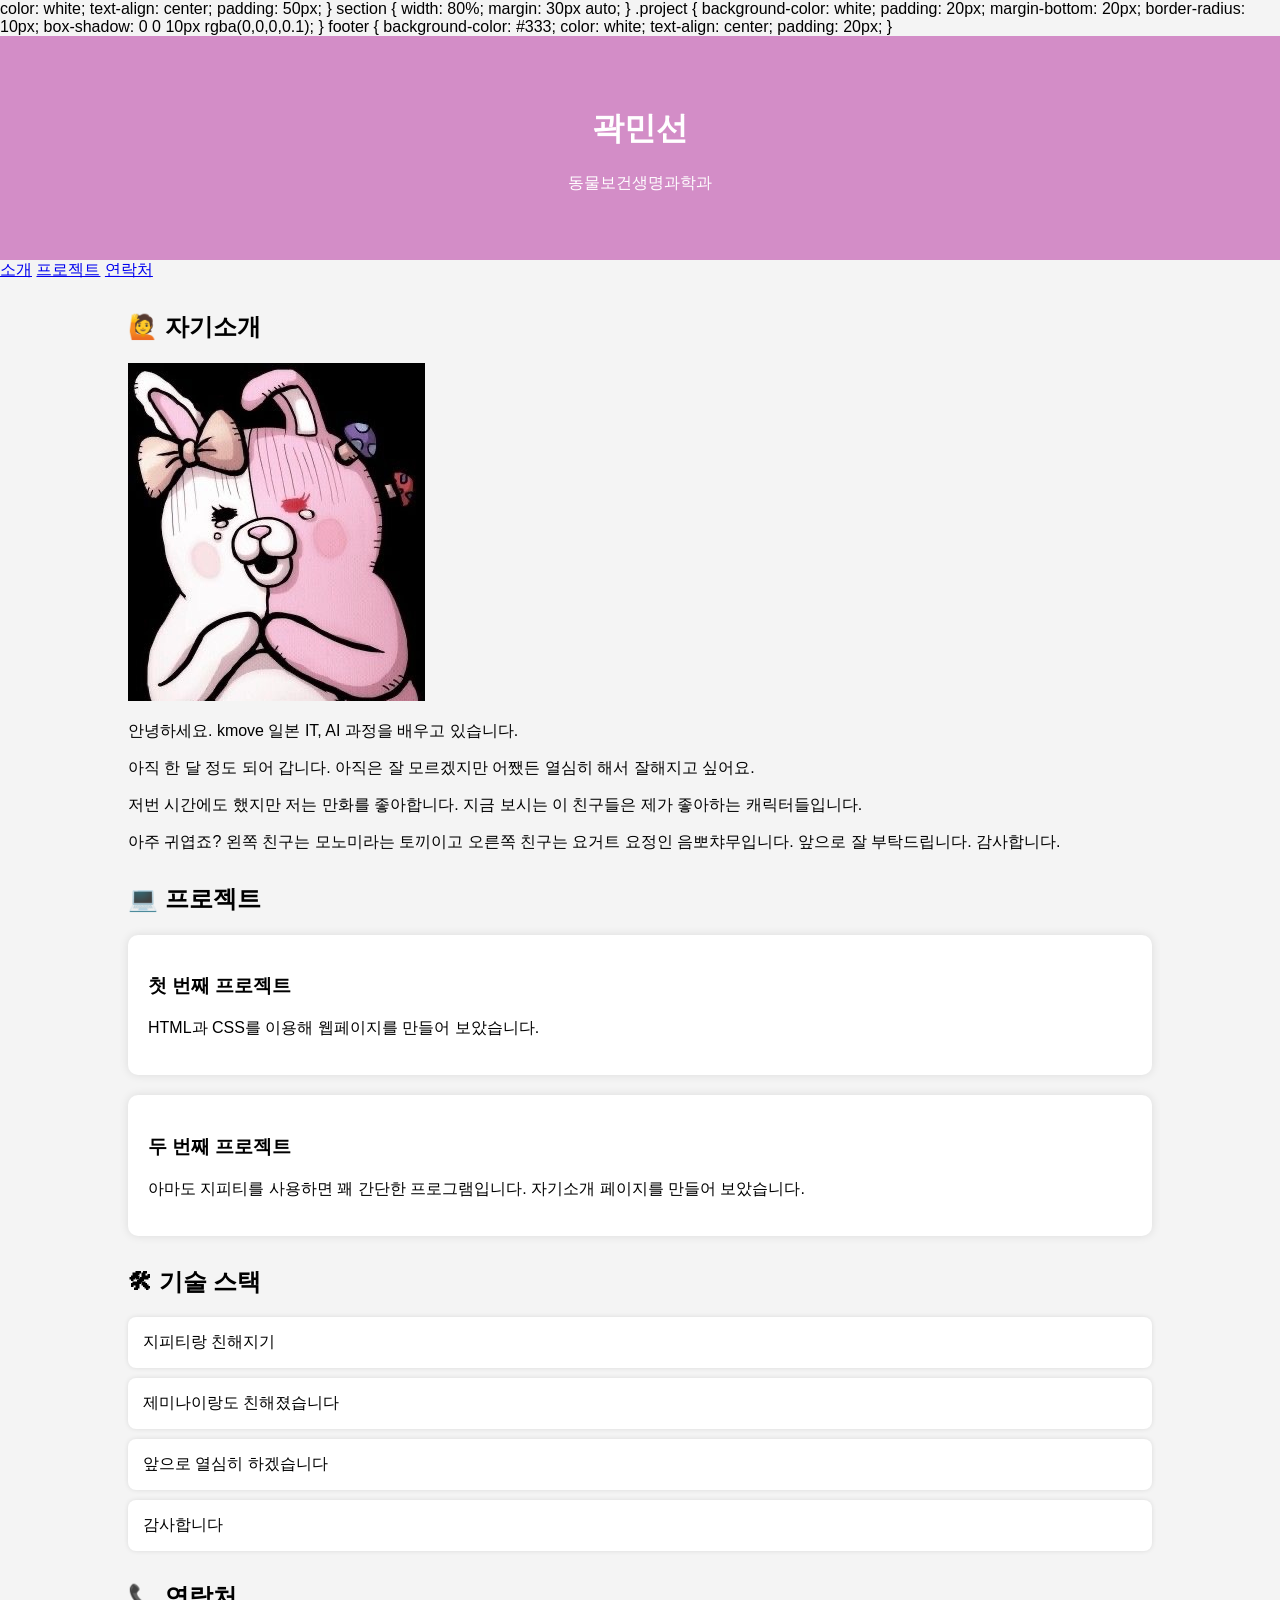
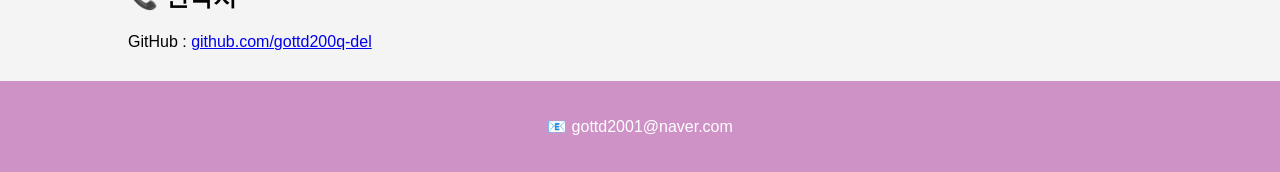
<file: 0717/index.html>
color: white;
    text-align: center;
    padding: 50px;
}

section {
    width: 80%;
    margin: 30px auto;
}

.project {
    background-color: white;
    padding: 20px;
    margin-bottom: 20px;
    border-radius: 10px;
    box-shadow: 0 0 10px rgba(0,0,0,0.1);
}

footer {
    background-color: #333;
    color: white;
    text-align: center;
    padding: 20px;
}
    <link rel="stylesheet" href="style.css">
</head>
<body>

    <header>
        <h1>곽민선</h1>
        <p>동물보건생명과학과</p>
    </header>
<nav>
    <a href="#about">소개</a>
    <a href="#projects">프로젝트</a>
    <a href="#contact">연락처</a>
</nav>
    <section id="about">
        <h2>🙋 자기소개</h2>

       <img src="images/IMG_9519.jpeg" alt="프로필 사진">

       <iframe
    width="560"
    height="315"
    src="https://www.youtube.com/embed/lCFqFHKsTt8?si=pXBYaVRFxAYsMjiY"
    title="YouTube video player"
    frameborder="0"
    allow="accelerometer; autoplay; clipboard-write; encrypted-media; gyroscope; picture-in-picture; web-share"
    referrerpolicy="strict-origin-when-cross-origin"
    allowfullscreen>
</iframe>

        
       <p>안녕하세요. kmove 일본 IT, AI 과정을 배우고 있습니다.</p>
        <p>아직 한 달 정도 되어 갑니다. 아직은 잘 모르겠지만 어쨌든 열심히 해서 잘해지고 싶어요.</p>
        <p>저번 시간에도 했지만 저는 만화를 좋아합니다. 지금 보시는 이 친구들은 제가 좋아하는 캐릭터들입니다.</p>
        <p> 아주 귀엽죠? 왼쪽 친구는 모노미라는 토끼이고 오른쪽 친구는 요거트 요정인 음뽀챠무입니다. 앞으로 잘 부탁드립니다. 감사합니다.</p>
       </p>
    </section>

    <section id="projects">
        <h2>💻 프로젝트</h2>

        <div class="project">
            <h3>첫 번째 프로젝트</h3>
            <p>HTML과 CSS를 이용해 웹페이지를 만들어 보았습니다.</p>
        </div>

        <div class="project">
            <h3>두 번째 프로젝트</h3>
            <p>아마도 지피티를 사용하면 꽤 간단한 프로그램입니다. 자기소개 페이지를 만들어 보았습니다.</p>
        </div>

    </section>
    <section id="skills">
    <h2>🛠 기술 스택</h2>

    <ul>
        <li>지피티랑 친해지기</li>
        <li>제미나이랑도 친해졌습니다</li>
        <li>앞으로 열심히 하겠습니다</li>
        <li>감사합니다</li>
    </ul>
</section>
<section id="contact">
    <h2>📞 연락처</h2>

 <p>
    GitHub :
    <a href="https://github.com/gottd200q-del" target="_blank">
        github.com/gottd200q-del
    </a>
</p>
</section>
    <footer>
        <p>📧 gottd2001@naver.com</p>
    </footer>

</body>
</html>
</file>
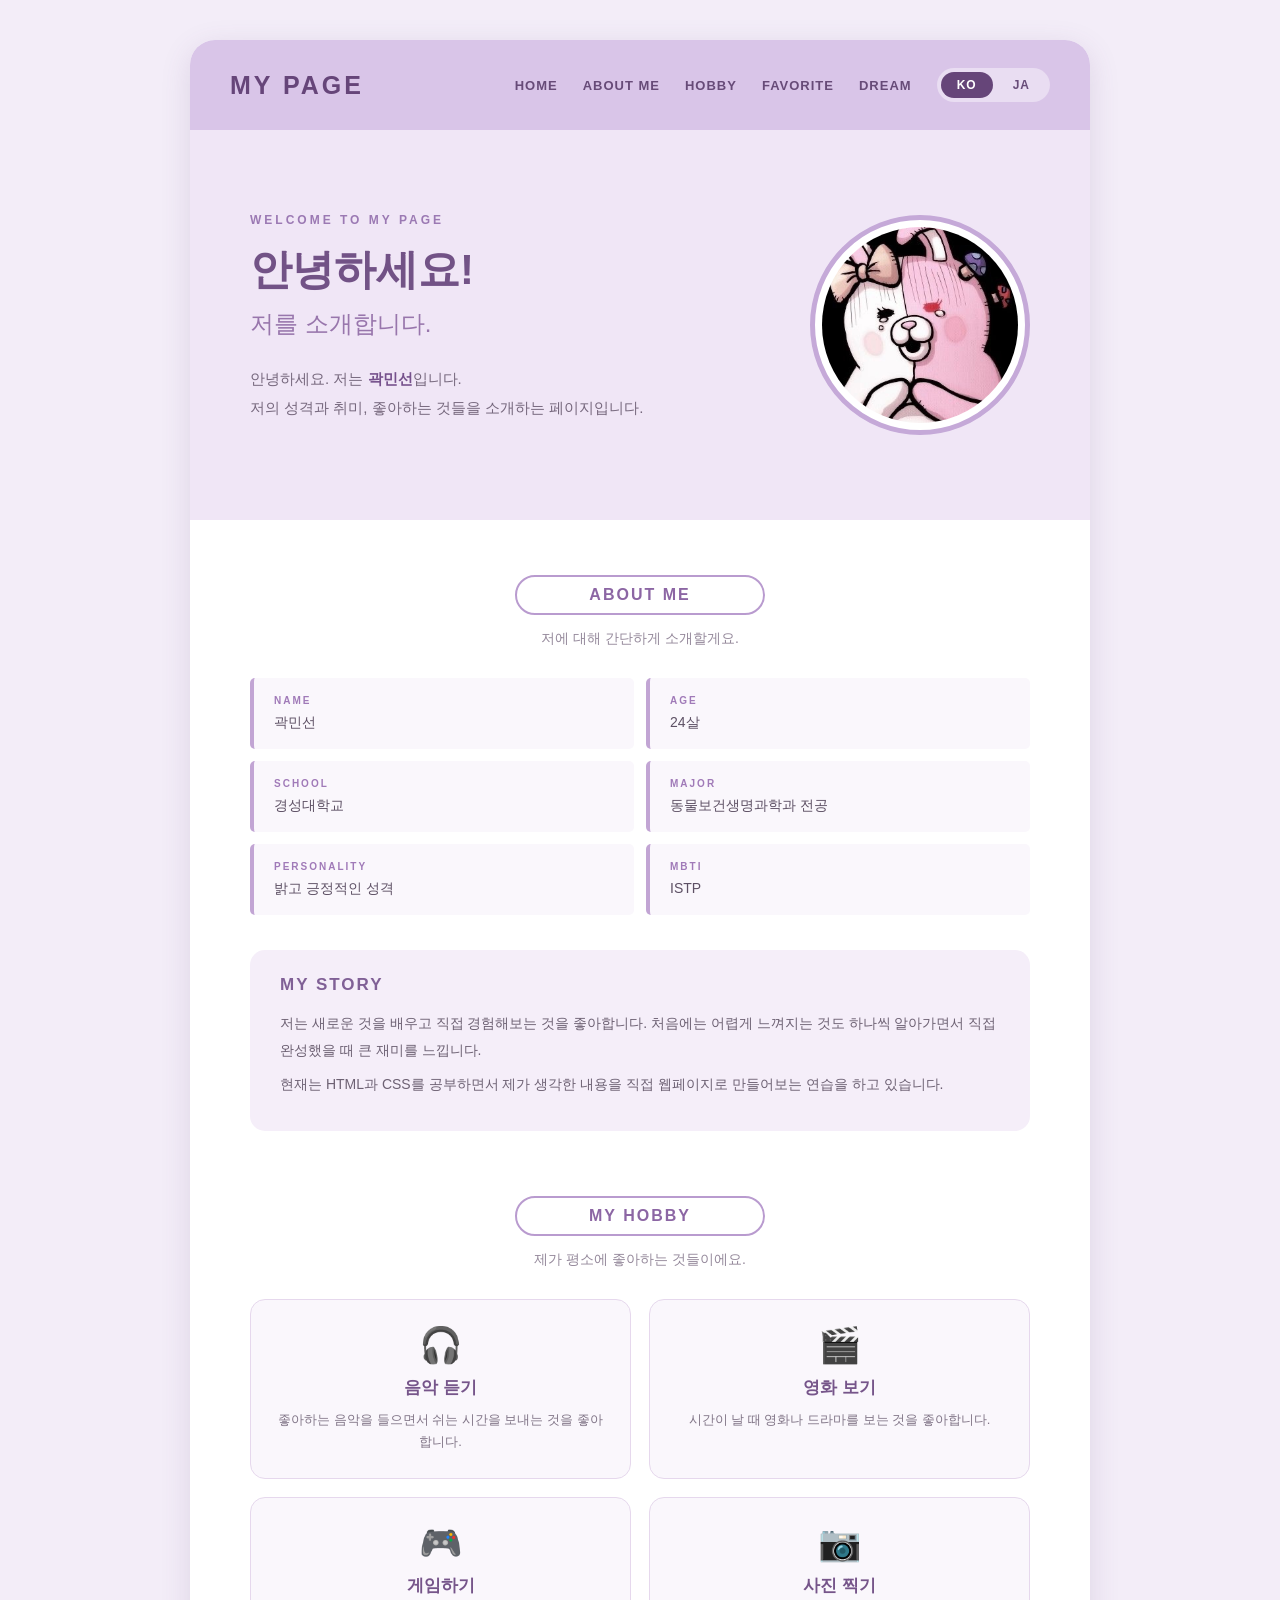
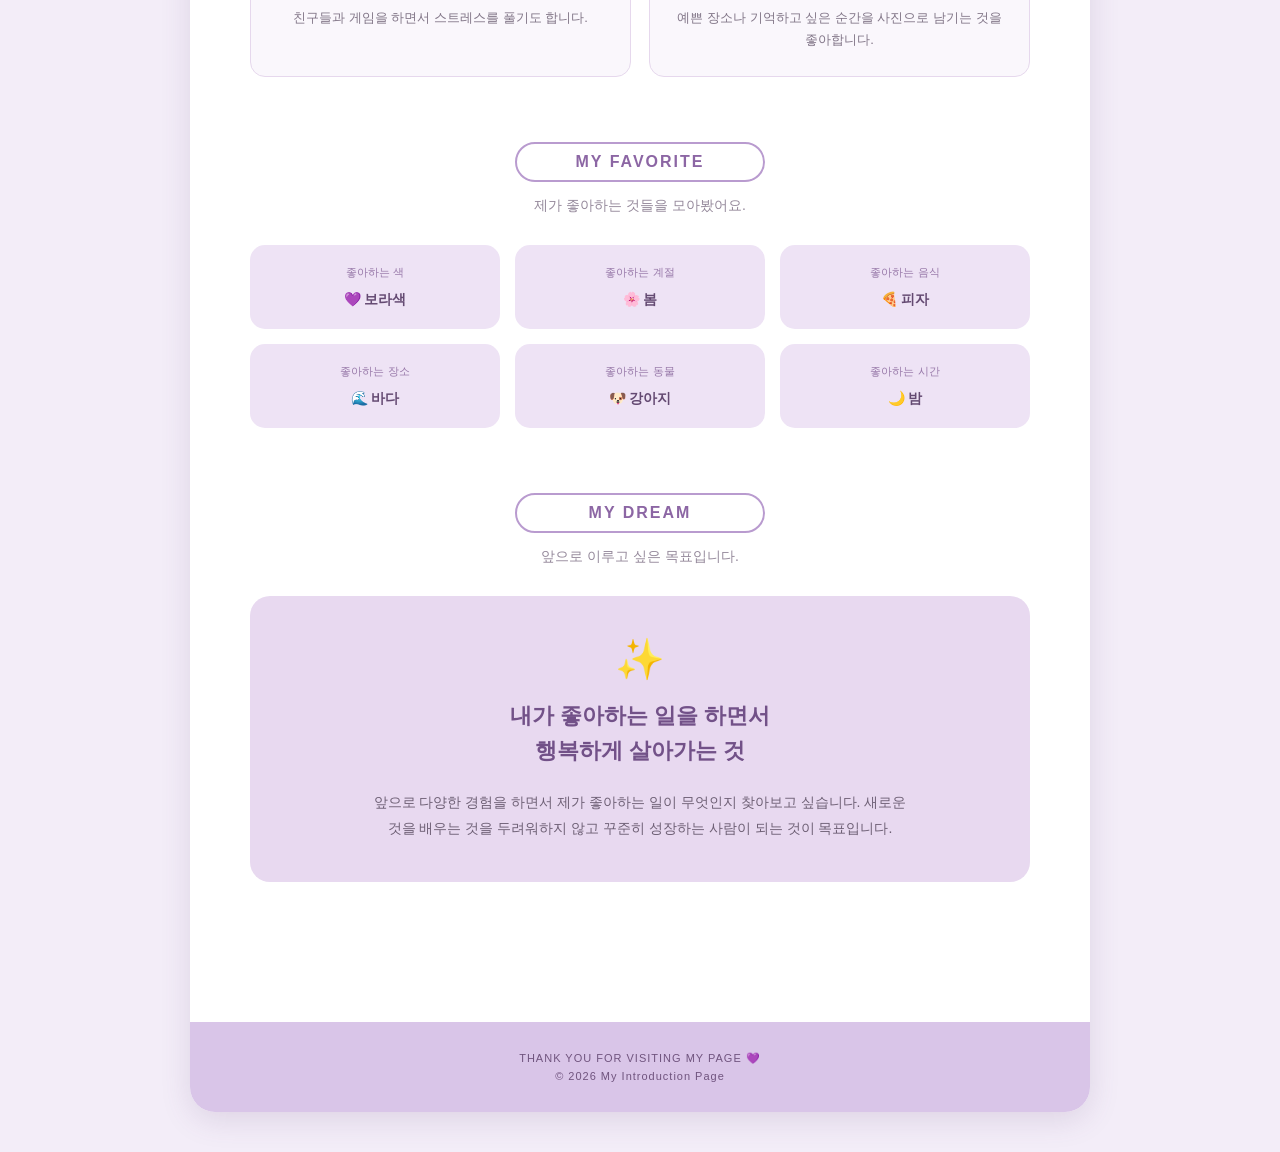
<file: 0724/index.html>
﻿<!DOCTYPE html>
<html lang="ko">

<head>
    <meta charset="UTF-8">

    <title>나의 자기소개 페이지</title>

    <!-- CSS 연결 -->
    <link rel="stylesheet" href="style.css">
</head>


<body>

<div id="wrapBox">


    <!-- =================================
         맨 위 메뉴
         클릭하면 해당 부분으로 이동
    ================================== -->

    <section id="topMenus">

        <h1>MY PAGE</h1>

        <nav>

            <ul>

                <li>
                    <a href="#home">HOME</a>
                </li>

                <li>
                    <a href="#about">ABOUT ME</a>
                </li>

                <li>
                    <a href="#hobby">HOBBY</a>
                </li>

                <li>
                    <a href="#favorite">FAVORITE</a>
                </li>

                <li>
                    <a href="#dream">DREAM</a>
                </li>

            </ul>

            <!-- 한국어 / 일본어 변환 버튼 -->
            <div id="langSwitch">
                <button type="button" data-lang="ko" class="active">KO</button>
                <button type="button" data-lang="ja">JA</button>
            </div>

        </nav>

    </section>



    <!-- =================================
         HOME
    ================================== -->

    <header id="home">

        <div class="homeText">

            <p class="smallText">
                WELCOME TO MY PAGE
            </p>

            <h1 data-ko="안녕하세요!" data-ja="こんにちは!">
                안녕하세요!
            </h1>

            <h2 data-ko="저를 소개합니다." data-ja="私を紹介します。">
                저를 소개합니다.
            </h2>

            <p data-ko-html="안녕하세요. 저는 <strong>곽민선</strong>입니다.<br>저의 성격과 취미, 좋아하는 것들을 소개하는 페이지입니다." data-ja-html="こんにちは。私は<strong>クァク・ミンソン</strong>です。<br>私の性格や趣味、好きなものを紹介するページです。">
                안녕하세요. 저는 <strong>곽민선</strong>입니다.<br>
                저의 성격과 취미, 좋아하는 것들을 소개하는 페이지입니다.
            </p>

        </div>


        <!-- 프로필 사진 -->

        <div class="homePhoto">

            <img src="images/IMG_9519.jpeg" alt="프로필 사진" data-ko-alt="프로필 사진" data-ja-alt="プロフィール写真">

        </div>

    </header>



    <!-- =================================
         본문
    ================================== -->

    <div id="mainContent">


        <!-- =================================
             ABOUT ME
        ================================== -->

        <section id="about" class="contentBox">

            <h2>ABOUT ME</h2>

            <p class="sectionIntro" data-ko="저에 대해 간단하게 소개할게요." data-ja="私について簡単に紹介しますね。">
                저에 대해 간단하게 소개할게요.
            </p>


            <div class="aboutList">

                <div class="aboutItem">

                    <span class="label">
                        NAME
                    </span>

                    <span class="value">
                        곽민선
                    </span>

                </div>


                <div class="aboutItem">

                    <span class="label">
                        AGE
                    </span>

                    <span class="value" data-ko="24살" data-ja="24歳">
                        24살
                    </span>

                </div>


                <div class="aboutItem">

                    <span class="label">
                        SCHOOL
                    </span>

                    <span class="value" data-ko="경성대학교" data-ja="慶星大学校">
                        경성대학교
                    </span>

                </div>


                <div class="aboutItem">

                    <span class="label">
                        MAJOR
                    </span>

                    <span class="value" data-ko="동물보건생명과학과 전공" data-ja="動物保健生命科学科 専攻">
                        동물보건생명과학과 전공
                    </span>

                </div>


                <div class="aboutItem">

                    <span class="label">
                        PERSONALITY
                    </span>

                    <span class="value" data-ko="밝고 긍정적인 성격" data-ja="明るく前向きな性格">
                        밝고 긍정적인 성격
                    </span>

                </div>


                <div class="aboutItem">

                    <span class="label">
                        MBTI
                    </span>

                    <span class="value">
                        ISTP
                    </span>

                </div>

            </div>


            <div class="story">

                <h3>MY STORY</h3>

                <p data-ko="저는 새로운 것을 배우고 직접 경험해보는 것을 좋아합니다. 처음에는 어렵게 느껴지는 것도 하나씩 알아가면서 직접 완성했을 때 큰 재미를 느낍니다." data-ja="私は新しいことを学び、直接経験してみることが好きです。最初は難しく感じることも一つずつ理解しながら、直接完成させたときに大きな楽しさを感じます。">
                    저는 새로운 것을 배우고 직접 경험해보는 것을 좋아합니다.
                    처음에는 어렵게 느껴지는 것도 하나씩 알아가면서
                    직접 완성했을 때 큰 재미를 느낍니다.
                </p>

                <p data-ko="현재는 HTML과 CSS를 공부하면서 제가 생각한 내용을 직접 웹페이지로 만들어보는 연습을 하고 있습니다." data-ja="現在はHTMLとCSSを勉強しながら、自分が考えた内容を直接ウェブページとして作ってみる練習をしています。">
                    현재는 HTML과 CSS를 공부하면서
                    제가 생각한 내용을 직접 웹페이지로 만들어보는
                    연습을 하고 있습니다.
                </p>

            </div>

        </section>



        <!-- =================================
             HOBBY
        ================================== -->

        <section id="hobby" class="contentBox">

            <h2>MY HOBBY</h2>

            <p class="sectionIntro" data-ko="제가 평소에 좋아하는 것들이에요." data-ja="私が普段好きなことです。">
                제가 평소에 좋아하는 것들이에요.
            </p>


            <div class="hobbyList">


                <div class="hobbyItem">

                    <div class="icon">
                        🎧
                    </div>

                    <h3 data-ko="음악 듣기" data-ja="音楽を聴くこと">음악 듣기</h3>

                    <p data-ko="좋아하는 음악을 들으면서 쉬는 시간을 보내는 것을 좋아합니다." data-ja="好きな音楽を聴きながら休む時間を過ごすのが好きです。">
                        좋아하는 음악을 들으면서
                        쉬는 시간을 보내는 것을 좋아합니다.
                    </p>

                </div>



                <div class="hobbyItem">

                    <div class="icon">
                        🎬
                    </div>

                    <h3 data-ko="영화 보기" data-ja="映画を見ること">영화 보기</h3>

                    <p data-ko="시간이 날 때 영화나 드라마를 보는 것을 좋아합니다." data-ja="時間があるときに映画やドラマを見るのが好きです。">
                        시간이 날 때 영화나 드라마를
                        보는 것을 좋아합니다.
                    </p>

                </div>



                <div class="hobbyItem">

                    <div class="icon">
                        🎮
                    </div>

                    <h3 data-ko="게임하기" data-ja="ゲームをすること">게임하기</h3>

                    <p data-ko="친구들과 게임을 하면서 스트레스를 풀기도 합니다." data-ja="友達とゲームをしながらストレスを発散したりします。">
                        친구들과 게임을 하면서
                        스트레스를 풀기도 합니다.
                    </p>

                </div>



                <div class="hobbyItem">

                    <div class="icon">
                        📷
                    </div>

                    <h3 data-ko="사진 찍기" data-ja="写真を撮ること">사진 찍기</h3>

                    <p data-ko="예쁜 장소나 기억하고 싶은 순간을 사진으로 남기는 것을 좋아합니다." data-ja="きれいな場所や記憶しておきたい瞬間を写真に残すのが好きです。">
                        예쁜 장소나 기억하고 싶은 순간을
                        사진으로 남기는 것을 좋아합니다.
                    </p>

                </div>


            </div>

        </section>



        <!-- =================================
             FAVORITE
        ================================== -->

        <section id="favorite" class="contentBox">

            <h2>MY FAVORITE</h2>

            <p class="sectionIntro" data-ko="제가 좋아하는 것들을 모아봤어요." data-ja="私が好きなものを集めてみました。">
                제가 좋아하는 것들을 모아봤어요.
            </p>


            <div class="favoriteList">


                <div class="favoriteItem">

                    <span data-ko="좋아하는 색" data-ja="好きな色">좋아하는 색</span>

                    <strong data-ko="💜 보라색" data-ja="💜 紫色">💜 보라색</strong>

                </div>


                <div class="favoriteItem">

                    <span data-ko="좋아하는 계절" data-ja="好きな季節">좋아하는 계절</span>

                    <strong data-ko="🌸 봄" data-ja="🌸 春">🌸 봄</strong>

                </div>


                <div class="favoriteItem">

                    <span data-ko="좋아하는 음식" data-ja="好きな食べ物">좋아하는 음식</span>

                    <strong data-ko="🍕 피자" data-ja="🍕 ピザ">🍕 피자</strong>

                </div>


                <div class="favoriteItem">

                    <span data-ko="좋아하는 장소" data-ja="好きな場所">좋아하는 장소</span>

                    <strong data-ko="🌊 바다" data-ja="🌊 海">🌊 바다</strong>

                </div>


                <div class="favoriteItem">

                    <span data-ko="좋아하는 동물" data-ja="好きな動物">좋아하는 동물</span>

                    <strong data-ko="🐶 강아지" data-ja="🐶 犬">🐶 강아지</strong>

                </div>


                <div class="favoriteItem">

                    <span data-ko="좋아하는 시간" data-ja="好きな時間">좋아하는 시간</span>

                    <strong data-ko="🌙 밤" data-ja="🌙 夜">🌙 밤</strong>

                </div>


            </div>

        </section>



        <!-- =================================
             DREAM
        ================================== -->

        <section id="dream" class="contentBox dreamBox">

            <h2>MY DREAM</h2>

            <p class="sectionIntro" data-ko="앞으로 이루고 싶은 목표입니다." data-ja="これから叶えたい目標です。">
                앞으로 이루고 싶은 목표입니다.
            </p>


            <div class="dreamText">

                <div class="dreamIcon">
                    ✨
                </div>

                <h3 data-ko-html="내가 좋아하는 일을 하면서<br>행복하게 살아가는 것" data-ja-html="自分の好きなことをしながら<br>幸せに生きていくこと">
                    내가 좋아하는 일을 하면서<br>
                    행복하게 살아가는 것
                </h3>

                <p data-ko="앞으로 다양한 경험을 하면서 제가 좋아하는 일이 무엇인지 찾아보고 싶습니다. 새로운 것을 배우는 것을 두려워하지 않고 꾸준히 성장하는 사람이 되는 것이 목표입니다." data-ja="これから様々な経験をしながら、自分が好きなことが何なのか探してみたいです。新しいことを学ぶことを恐れず、コツコツと成長する人になることが目標です。">
                    앞으로 다양한 경험을 하면서
                    제가 좋아하는 일이 무엇인지 찾아보고 싶습니다.
                    새로운 것을 배우는 것을 두려워하지 않고
                    꾸준히 성장하는 사람이 되는 것이 목표입니다.
                </p>

            </div>

        </section>



    </div>



    <!-- =================================
         FOOTER
    ================================== -->

    <footer>

        <p>
            THANK YOU FOR VISITING MY PAGE 💜
        </p>

        <p>
            © 2026 My Introduction Page
        </p>

    </footer>


</div>

<!-- 언어 변환 스크립트 -->
<script>
    (function () {
        var buttons = document.querySelectorAll('#langSwitch button');

        function setLang(lang) {
            document.documentElement.lang = (lang === 'ja') ? 'ja' : 'ko';

            // 일반 텍스트 변환 (data-ko / data-ja)
            document.querySelectorAll('[data-ko]').forEach(function (el) {
                var text = el.getAttribute('data-' + lang);
                if (text) el.textContent = text;
            });

            // HTML 포함 텍스트 변환 (예: <strong>, <br> 태그 포함)
            document.querySelectorAll('[data-ko-html]').forEach(function (el) {
                var html = el.getAttribute('data-' + lang + '-html');
                if (html) el.innerHTML = html;
            });

            // 이미지 alt 속성 변환
            document.querySelectorAll('[data-ko-alt]').forEach(function (el) {
                var alt = el.getAttribute('data-' + lang + '-alt');
                if (alt) el.setAttribute('alt', alt);
            });

            // 버튼 활성화 표시
            buttons.forEach(function (btn) {
                btn.classList.toggle('active', btn.getAttribute('data-lang') === lang);
            });
        }

        buttons.forEach(function (btn) {
            btn.addEventListener('click', function () {
                setLang(btn.getAttribute('data-lang'));
            });
        });
    })();
</script>

</body>

</html>
</file>
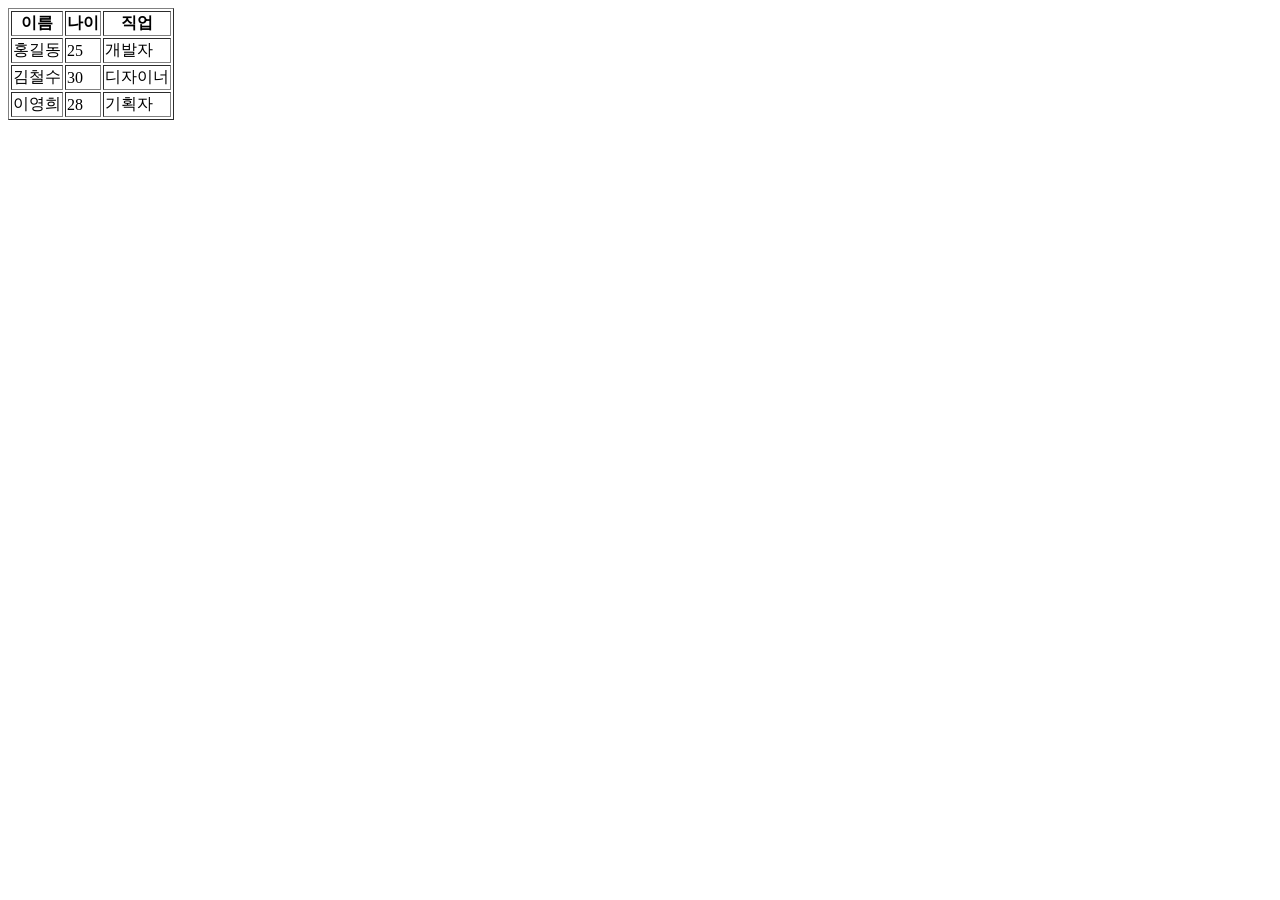
<file: 0717/tableex.html>
<!DOCTYPE html>
<html lang="en">
<head>
    <meta charset="UTF-8">
    <meta name="viewport" content="width=device-width, initial-scale=1.0">
    <title>Document</title>
</head>
<body>
    <table border="1">
  <thead>
    <tr>
      <th>이름</th>
      <th>나이</th>
      <th>직업</th>
    </tr>
  </thead>
  <tbody>
    <tr>
      <td>홍길동</td>
      <td>25</td>
      <td>개발자</td>
    </tr>
    <tr>
      <td>김철수</td>
      <td>30</td>
      <td>디자이너</td>
    </tr>
    <tr>
      <td>이영희</td>
      <td>28</td>
      <td>기획자</td>
    </tr>
  </tbody>
</table>
</body>
</html>
</file>
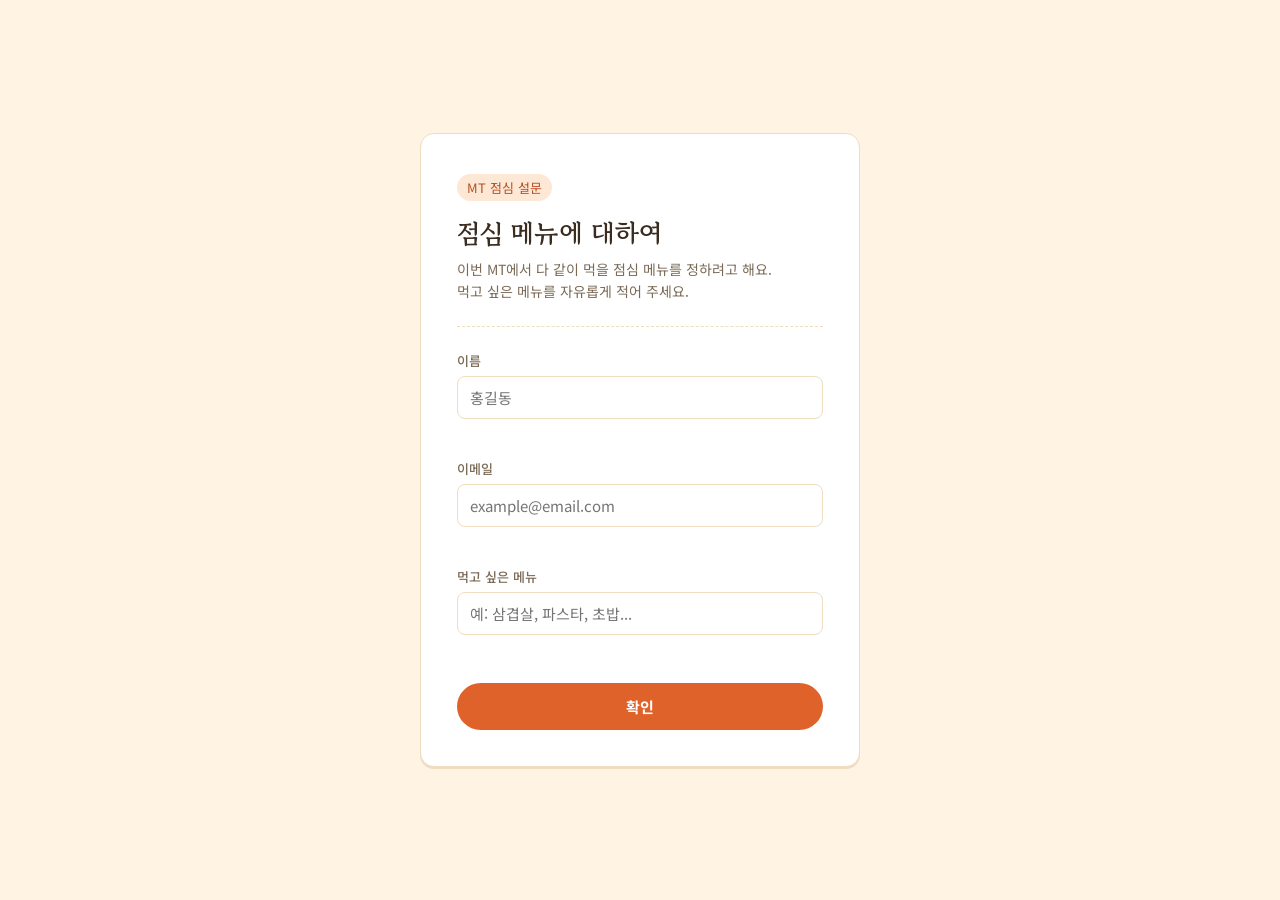
<file: 0901/index.html/lunch_index.html>
<!DOCTYPE html>
<html lang="ko">
<head>
<meta charset="UTF-8">
<title>점심 메뉴에 대하여</title>
<link rel="preconnect" href="https://fonts.googleapis.com">
<link href="https://fonts.googleapis.com/css2?family=Gowun+Batang:wght@700&family=Noto+Sans+KR:wght@400;500;700&display=swap" rel="stylesheet">
<style>
  :root{
    --bg: #FFF3E4;
    --paper: #FFFFFF;
    --ink: #3A2C1F;
    --ink-soft: #7A6A56;
    --line: #F0DDBF;
    --accent: #E0622B;
    --accent-dark: #B94E20;
    --error: #C0392B;
  }
  *{ box-sizing: border-box; }
  html, body{
    margin:0; padding:0; height:100%;
    background: var(--bg);
    color: var(--ink);
    font-family: 'Noto Sans KR', sans-serif;
  }
  body{
    display:flex;
    align-items:center;
    justify-content:center;
    min-height:100vh;
    padding: 24px;
  }
  .card{
    width:100%;
    max-width: 440px;
    background: var(--paper);
    border: 1px solid var(--line);
    border-radius: 14px;
    padding: 40px 36px 36px;
    box-shadow: 0 2px 0 var(--line);
  }
  .badge{
    display:inline-block;
    font-size: 13px;
    color: var(--accent-dark);
    background: #FDE7D5;
    padding: 4px 10px;
    border-radius: 100px;
    margin-bottom: 14px;
  }
  h1{
    font-family: 'Gowun Batang', serif;
    font-weight: 700;
    font-size: 26px;
    line-height: 1.35;
    margin: 0 0 8px;
    color: var(--ink);
  }
  .desc{
    font-size: 14px;
    color: var(--ink-soft);
    line-height: 1.6;
    margin: 0 0 24px;
  }
  .rule{
    border: none;
    border-top: 1px dashed var(--line);
    margin: 0 0 24px;
  }
  form{ display:flex; flex-direction:column; gap:20px; }
  label{
    display:block;
    font-size: 13px;
    font-weight: 500;
    color: var(--ink-soft);
    margin-bottom: 6px;
  }
  input[type="text"],
  input[type="email"]{
    width:100%;
    font-family: 'Noto Sans KR', sans-serif;
    font-size: 15px;
    color: var(--ink);
    padding: 10px 12px;
    border: 1px solid var(--line);
    border-radius: 8px;
    background: var(--paper);
    outline: none;
    transition: border-color .15s ease;
  }
  input:focus{
    border-color: var(--accent);
  }
  .field-error{
    font-size: 12px;
    color: var(--error);
    margin-top: 4px;
    min-height: 16px;
  }
  button{
    margin-top: 8px;
    padding: 13px 20px;
    font-family: 'Noto Sans KR', sans-serif;
    font-size: 15px;
    font-weight: 700;
    color: #fff;
    background: var(--accent);
    border: none;
    border-radius: 100px;
    cursor: pointer;
    transition: background .15s ease;
  }
  button:hover{ background: var(--accent-dark); }
  button:disabled{
    background: #E6C4AC;
    cursor: not-allowed;
  }
  .submit-error{
    font-size: 13px;
    color: var(--error);
    margin-top: -8px;
    display:none;
  }

  /* 완료 화면 */
  .done{
    display:none;
    text-align:center;
    padding: 12px 0 4px;
  }
  .done .mark{ font-size: 40px; margin-bottom: 16px; }
  .done h2{
    font-family: 'Gowun Batang', serif;
    font-size: 22px;
    margin: 0 0 8px;
    line-height: 1.5;
  }
  .done p{
    font-size: 14px;
    color: var(--ink-soft);
    line-height: 1.6;
    margin: 0;
  }

  @media (prefers-reduced-motion: no-preference){
    .card{ animation: rise .35s ease; }
    @keyframes rise{
      from{ opacity:0; transform: translateY(6px); }
      to{ opacity:1; transform: translateY(0); }
    }
  }
</style>
</head>
<body>

  <div class="card">

    <div id="formView">
      <span class="badge">MT 점심 설문</span>
      <h1>점심 메뉴에 대하여</h1>
      <p class="desc">이번 MT에서 다 같이 먹을 점심 메뉴를 정하려고 해요.<br>먹고 싶은 메뉴를 자유롭게 적어 주세요.</p>
      <hr class="rule">

      <form id="requestForm" novalidate>
        <div>
          <label for="name">이름</label>
          <input type="text" id="name" name="name" placeholder="홍길동" autocomplete="name">
          <div class="field-error" id="nameError"></div>
        </div>

        <div>
          <label for="email">이메일</label>
          <input type="email" id="email" name="email" placeholder="example@email.com" autocomplete="email">
          <div class="field-error" id="emailError"></div>
        </div>

        <div>
          <label for="menu">먹고 싶은 메뉴</label>
          <input type="text" id="menu" name="menu" placeholder="예: 삼겹살, 파스타, 초밥...">
          <div class="field-error" id="menuError"></div>
        </div>

        <div class="submit-error" id="submitError"></div>

        <button type="submit" id="submitBtn">확인</button>
      </form>
    </div>

    <div class="done" id="doneView">
      <div class="mark">🍚</div>
      <h2>いただきます~<br>慶州、ヤッホー！</h2>
      <p>메뉴 신청이 정상적으로 접수되었습니다.</p>
    </div>

  </div>

<script>
  var form = document.getElementById('requestForm');
  var submitBtn = document.getElementById('submitBtn');
  var nameError = document.getElementById('nameError');
  var emailError = document.getElementById('emailError');
  var menuError = document.getElementById('menuError');
  var submitError = document.getElementById('submitError');

  function isValidEmail(value){
    return /^[^\s@]+@[^\s@]+\.[^\s@]+$/.test(value);
  }

  form.addEventListener('submit', function(e){
    e.preventDefault();

    nameError.textContent = '';
    emailError.textContent = '';
    menuError.textContent = '';
    submitError.style.display = 'none';
    submitError.textContent = '';

    var name = document.getElementById('name').value.trim();
    var email = document.getElementById('email').value.trim();
    var menu = document.getElementById('menu').value.trim();

    var valid = true;
    if (!name) {
      nameError.textContent = '이름을 입력해 주세요.';
      valid = false;
    }
    if (!email) {
      emailError.textContent = '이메일을 입력해 주세요.';
      valid = false;
    } else if (!isValidEmail(email)) {
      emailError.textContent = '올바른 이메일 형식으로 입력해 주세요.';
      valid = false;
    }
    if (!menu) {
      menuError.textContent = '먹고 싶은 메뉴를 입력해 주세요.';
      valid = false;
    }
    if (!valid) return;

    submitBtn.disabled = true;
    submitBtn.textContent = '처리 중...';

    google.script.run
      .withSuccessHandler(function(result){
        if (result && result.success) {
          document.getElementById('formView').style.display = 'none';
          document.getElementById('doneView').style.display = 'block';
        } else {
          submitError.textContent = '오류가 발생했습니다: ' + (result && result.error ? result.error : '알 수 없는 오류');
          submitError.style.display = 'block';
          submitBtn.disabled = false;
          submitBtn.textContent = '확인';
        }
      })
      .withFailureHandler(function(err){
        submitError.textContent = '전송에 실패했습니다: ' + err.message;
        submitError.style.display = 'block';
        submitBtn.disabled = false;
        submitBtn.textContent = '확인';
      })
      .submitForm({ name: name, email: email, menu: menu });
  });
</script>

</body>
</html>
</file>
<file: 0717/style.css>
body {
    margin: 0;
    font-family: Arial, sans-serif;
    background-color: #f4f4f4;
}

header {
    background-color: hsl(310, 44%, 69%);
    color: white;
    text-align: center;
    padding: 50px;
}

section {
    width: 80%;
    margin: 30px auto;
}

.project {
    background-color: white;
    padding: 20px;
    margin-bottom: 20px;
    border-radius: 10px;
    box-shadow: 0 0 10px rgba(0,0,0,0.1);
}

footer {
    background-color: #ce92c6;
    color: white;
    text-align: center;
    padding: 20px;
}
#skills {
    width: 80%;
    margin: 30px auto;
}

#skills ul {
    list-style: none;
    padding: 0;
}

#skills li {
    background-color: white;
    margin: 10px 0;
    padding: 15px;
    border-radius: 8px;
    box-shadow: 0 0 5px rgba(0, 0, 0, 0.1);
}
</file>
<file: 0724/style.css>
/* =========================================
   전체 기본 설정
========================================= */

* {
    box-sizing: border-box;
}


html {
    scroll-behavior: smooth;
}


body {
    margin: 0;
    padding: 0;

    background-color: #f3edf8;

    color: #55465e;

    font-family: Arial, sans-serif;
}


/* 링크 기본 설정 */

a {
    text-decoration: none;

    color: inherit;
}



/* =========================================
   전체 페이지
========================================= */

#wrapBox {

    width: 900px;

    margin: 40px auto;

    background-color: white;

    border-radius: 25px;

    overflow: hidden;

    box-shadow:
        0 8px 30px rgba(100, 70, 120, 0.15);
}



/* =========================================
   맨 위 메뉴
========================================= */

#topMenus {

    height: 90px;

    padding: 0 40px;

    background-color: #d9c5e8;

    display: flex;

    align-items: center;

    justify-content: space-between;
}



/* MY PAGE */

#topMenus h1 {

    margin: 0;

    color: #664579;

    font-size: 25px;

    letter-spacing: 3px;
}



/* 메뉴 + 언어 버튼을 묶는 영역 */

#topMenus nav {

    display: flex;

    align-items: center;

    gap: 25px;
}



/* 메뉴 */

#topMenus ul {

    margin: 0;

    padding: 0;

    list-style: none;

    display: flex;

    gap: 25px;
}



/* 메뉴 하나 */

#topMenus li {

    display: inline-block;
}



/* 메뉴 글자 */

#topMenus a {

    color: #674b78;

    font-size: 13px;

    font-weight: bold;

    letter-spacing: 1px;

    transition: 0.2s;
}



/* 마우스를 올렸을 때 */

#topMenus a:hover {

    color: white;

    border-bottom: 2px solid white;

    padding-bottom: 5px;
}



/* 언어 변환 버튼 */

#langSwitch {

    display: flex;

    gap: 4px;

    padding: 4px;

    background-color: rgba(255, 255, 255, 0.4);

    border-radius: 999px;
}



#langSwitch button {

    border: none;

    background-color: transparent;

    padding: 6px 16px;

    border-radius: 999px;

    color: #674b78;

    font-size: 12px;

    font-weight: bold;

    letter-spacing: 1px;

    cursor: pointer;

    transition: 0.2s;
}



#langSwitch button:hover {

    color: #4a3057;
}



#langSwitch button.active {

    background-color: #664579;

    color: white;
}



/* =========================================
   HOME
========================================= */

header {

    min-height: 390px;

    padding: 55px 60px;

    background-color: #f0e6f6;

    display: flex;

    align-items: center;

    justify-content: space-between;
}



/* 왼쪽 글 */

.homeText {

    width: 55%;
}



/* 작은 글자 */

.smallText {

    margin: 0 0 15px;

    color: #9b79b3;

    font-size: 12px;

    font-weight: bold;

    letter-spacing: 3px;
}



/* 안녕하세요 */

.homeText h1 {

    margin: 0 0 10px;

    color: #725286;

    font-size: 42px;
}



/* 저를 소개합니다 */

.homeText h2 {

    margin: 0 0 25px;

    color: #9876ac;

    font-size: 24px;

    font-weight: normal;
}



/* 소개 문장 */

.homeText > p:last-child {

    color: #76687d;

    font-size: 15px;

    line-height: 1.9;
}



/* 이름 강조 */

.homeText strong {

    color: #76518c;
}



/* =========================================
   프로필 사진
========================================= */

.homePhoto {

    width: 220px;

    height: 220px;

    padding: 7px;

    background-color: white;

    border: 5px solid #c5a9d8;

    border-radius: 50%;

    overflow: hidden;
}



.homePhoto img {

    width: 100%;

    height: 100%;

    object-fit: cover;

    border-radius: 50%;
}



/* =========================================
   본문
========================================= */

#mainContent {

    padding: 55px 60px;
}



/* =========================================
   각각의 내용 박스
========================================= */

.contentBox {

    margin-bottom: 65px;
}



/* 제목 */

.contentBox > h2 {

    width: 250px;

    margin: 0 auto 15px;

    padding: 9px 15px;

    border: 2px solid #b99bcf;

    border-radius: 30px;

    text-align: center;

    color: #8c66a4;

    font-size: 16px;

    letter-spacing: 2px;
}



/* 제목 밑 설명 */

.sectionIntro {

    margin: 0 0 30px;

    color: #95899b;

    text-align: center;

    font-size: 14px;
}



/* =========================================
   ABOUT ME
========================================= */

.aboutList {

    display: grid;

    grid-template-columns: 1fr 1fr;

    gap: 12px;

    margin-bottom: 35px;
}



/* 각각의 정보 */

.aboutItem {

    padding: 17px 20px;

    background-color: #faf7fc;

    border-left: 4px solid #c2a5d4;

    border-radius: 5px;
}



/* NAME, AGE 같은 글자 */

.aboutItem .label {

    display: block;

    margin-bottom: 7px;

    color: #a07ab8;

    font-size: 10px;

    font-weight: bold;

    letter-spacing: 2px;
}



/* 실제 정보 */

.aboutItem .value {

    color: #5d5064;

    font-size: 14px;
}



/* =========================================
   MY STORY
========================================= */

.story {

    padding: 25px 30px;

    background-color: #f5eef9;

    border-radius: 15px;
}



.story h3 {

    margin: 0 0 15px;

    color: #806096;

    font-size: 17px;

    letter-spacing: 2px;
}



.story p {

    margin: 8px 0;

    color: #6d6173;

    font-size: 14px;

    line-height: 1.9;
}



/* =========================================
   HOBBY
========================================= */

.hobbyList {

    display: grid;

    grid-template-columns: 1fr 1fr;

    gap: 18px;
}



/* 취미 하나 */

.hobbyItem {

    padding: 25px;

    background-color: #faf7fc;

    border: 1px solid #e6d8ed;

    border-radius: 15px;

    text-align: center;

    transition: 0.2s;
}



/* 마우스를 올렸을 때 */

.hobbyItem:hover {

    background-color: #f1e5f7;

    transform: translateY(-5px);

    box-shadow:
        0 5px 15px rgba(130, 90, 150, 0.1);
}



/* 아이콘 */

.hobbyItem .icon {

    margin-bottom: 10px;

    font-size: 35px;
}



/* 취미 제목 */

.hobbyItem h3 {

    margin: 10px 0;

    color: #76558a;

    font-size: 17px;
}



/* 취미 설명 */

.hobbyItem p {

    margin: 0;

    color: #817587;

    font-size: 13px;

    line-height: 1.7;
}



/* =========================================
   FAVORITE
========================================= */

.favoriteList {

    display: grid;

    grid-template-columns: 1fr 1fr 1fr;

    gap: 15px;
}



/* 좋아하는 것 하나 */

.favoriteItem {

    padding: 20px 10px;

    background-color: #eee3f5;

    border-radius: 15px;

    text-align: center;
}



/* 작은 제목 */

.favoriteItem span {

    display: block;

    margin-bottom: 10px;

    color: #9879a9;

    font-size: 11px;
}



/* 실제 좋아하는 것 */

.favoriteItem strong {

    color: #644a72;

    font-size: 14px;
}



/* =========================================
   MY DREAM
========================================= */

.dreamBox {

    padding-bottom: 20px;
}



.dreamText {

    padding: 40px;

    background-color: #e8d9f0;

    border-radius: 20px;

    text-align: center;
}



/* 꿈 아이콘 */

.dreamIcon {

    margin-bottom: 15px;

    font-size: 40px;
}



/* 꿈 제목 */

.dreamText h3 {

    margin: 0 0 20px;

    color: #725188;

    font-size: 22px;

    line-height: 1.6;
}



/* 꿈 내용 */

.dreamText p {

    margin: 0 auto;

    max-width: 550px;

    color: #6e6075;

    font-size: 14px;

    line-height: 1.9;
}



/* =========================================
   FOOTER
========================================= */

footer {

    padding: 25px;

    background-color: #d9c5e8;

    text-align: center;
}



footer p {

    margin: 5px;

    color: #70547e;

    font-size: 11px;

    letter-spacing: 1px;
}
</file>
